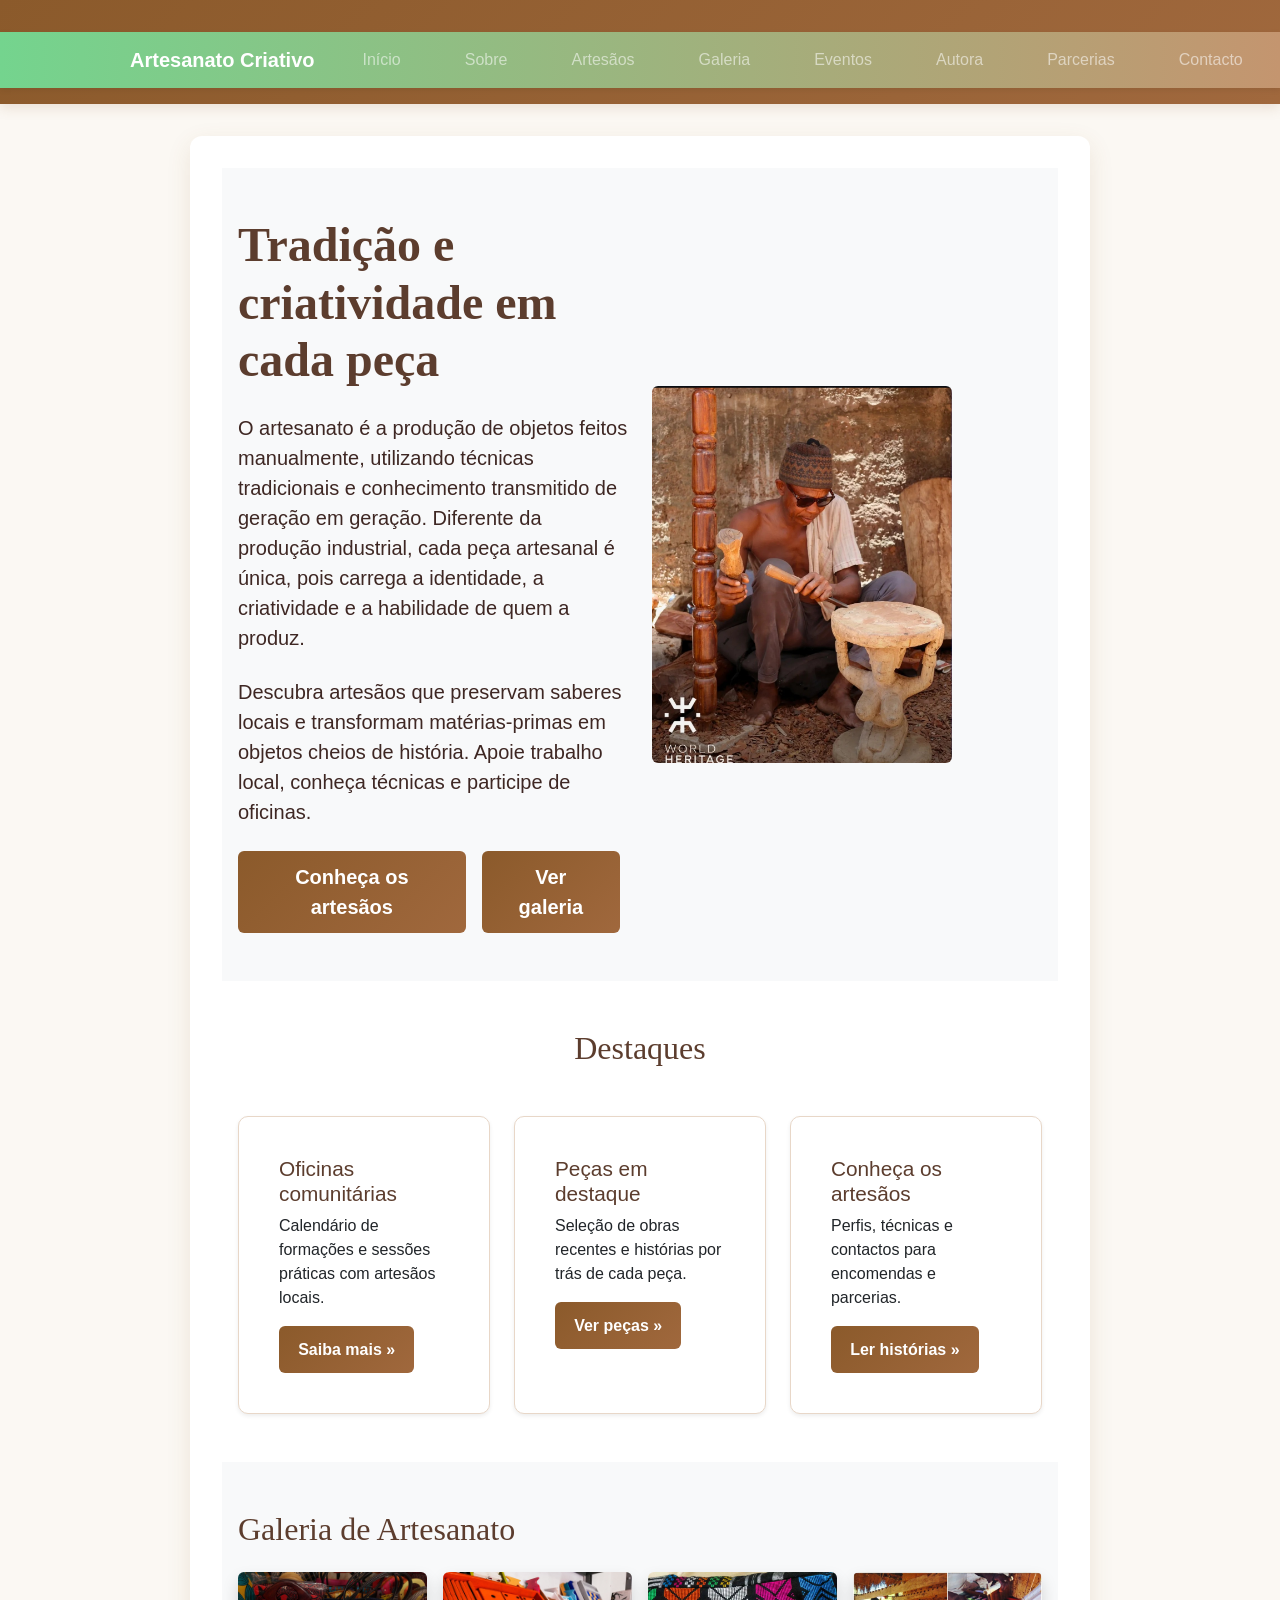
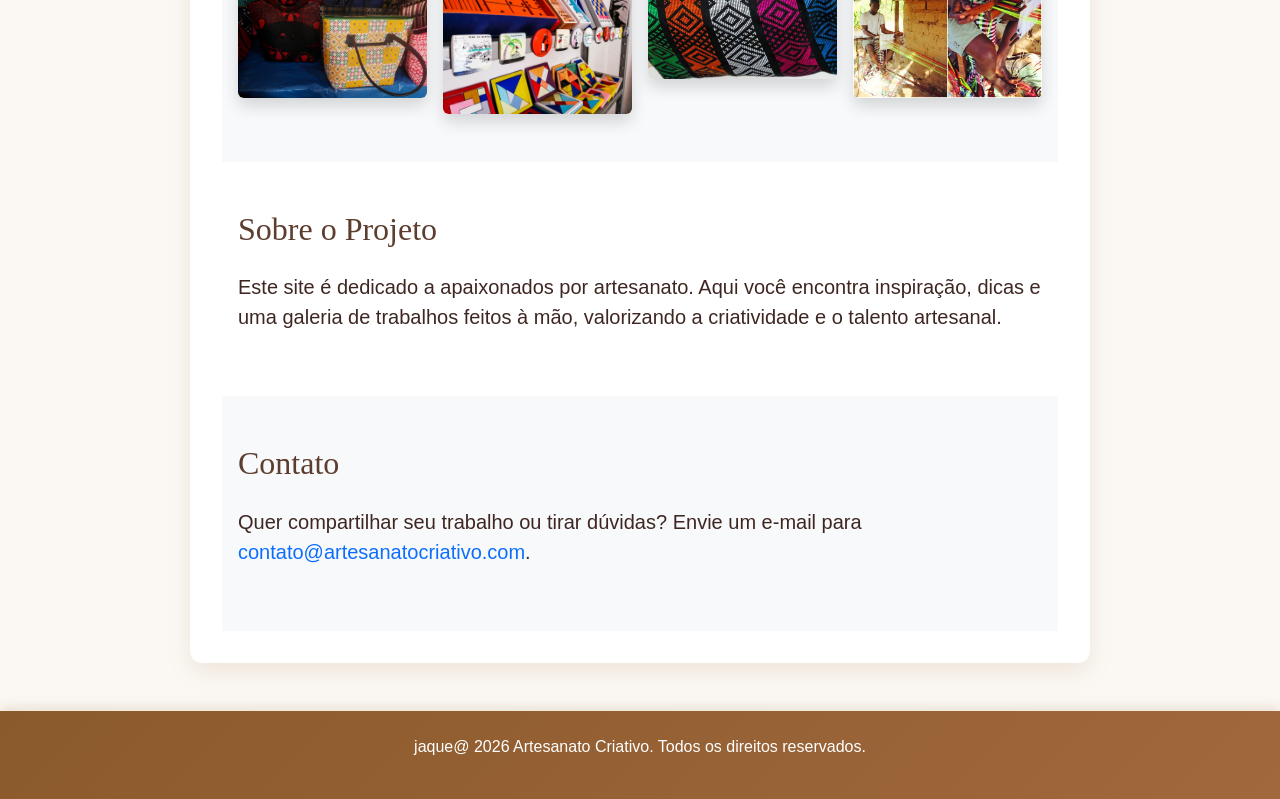
<file: index.html>
<!DOCTYPE html>
<html lang="pt-BR">
<head>
    <meta charset="UTF-8">
    <meta name="viewport" content="width=device-width, initial-scale=1.0">
    <title>Artesanato Criativo</title>
    <link href="https://cdn.jsdelivr.net/npm/bootstrap@5.3.0/dist/css/bootstrap.min.css" rel="stylesheet">
    <link rel="stylesheet" href="css/style.css">
</head>
<body>
    <header>
        <nav class="navbar navbar-expand-lg navbar-dark bg-dark">
            <div class="container">
                <a class="navbar-brand fw-bold" href="index.html">Artesanato Criativo</a>
                <button class="navbar-toggler" type="button" data-bs-toggle="collapse" data-bs-target="#navbarNav" aria-controls="navbarNav" aria-expanded="false" aria-label="Toggle navigation">
                    <span class="navbar-toggler-icon"></span>
                </button>
                <div class="collapse navbar-collapse" id="navbarNav">
                    <ul class="navbar-nav ms-auto">
                        <li class="nav-item"><a class="nav-link" href="index.html">Início</a></li>
                        <li class="nav-item"><a class="nav-link" href="about.html">Sobre</a></li>
                        <li class="nav-item"><a class="nav-link" href="artisans.html">Artesãos</a></li>
                        <li class="nav-item"><a class="nav-link" href="gallery.html">Galeria</a></li>
                        <li class="nav-item"><a class="nav-link" href="events.html">Eventos</a></li>
                        <li class="nav-item"><a class="nav-link" href="Jaqui.html">Autora</a></li>
                        <li class="nav-item"><a class="nav-link" href="partners.html">Parcerias</a></li>
                        <li class="nav-item"><a class="nav-link" href="contact.html">Contacto</a></li>
                         <li class="nav-item"><a class="nav-link"href="AUTORA.html">AUTORA</a></li>
                    </ul>
                </div>
            </div>
        </nav>
    </header>

    <main>
        <section class="py-5 bg-light">
            <div class="container">
                <div class="row align-items-center">
                    <div class="col-lg-6">

                        <h2 class="display-5 fw-bold mb-4">Tradição e criatividade em cada peça</h2>
                        <p class="lead mb-4">O artesanato é a produção de objetos feitos manualmente, utilizando técnicas tradicionais e conhecimento transmitido de geração em geração. Diferente da produção industrial, cada peça artesanal é única, pois carrega a identidade, a criatividade e a habilidade de quem a produz.</p>
                        <p class="lead mb-4">Descubra artesãos que preservam saberes locais e transformam matérias‑primas em objetos cheios de história. Apoie trabalho local, conheça técnicas e participe de oficinas.</p>
                        <div class="d-grid gap-2 d-sm-flex">
                            <a class="btn btn-primary btn-lg px-4" href="artisans.html">Conheça os artesãos</a>
                            <a class="btn btn-outline-secondary btn-lg px-4" href="gallery.html">Ver galeria</a>
                        </div>
                    </div>
                    <div class="col-lg-6">
                        <img src="img/obra artesão.jpg" alt="Artesã trabalhando com fibras naturais" class="img-fluid rounded" width="300px" height="300px">
                    </div>
                </div>
            </div>
        </section>

        <section class="py-5">
            <div class="container">
                <h2 class="text-center mb-5">Destaques</h2>
                <div class="row g-4">
                    <div class="col-md-4">
                        <div class="card h-100 shadow-sm">
                            <div class="card-body">
                                <h3 class="card-title">Oficinas comunitárias</h3>
                                <p class="card-text">Calendário de formações e sessões práticas com artesãos locais.</p>
                                <a href="events.html" class="btn btn-primary">Saiba mais »</a>
                            </div>
                        </div>
                    </div>
                    <div class="col-md-4">
                        <div class="card h-100 shadow-sm">
                            <div class="card-body">
                                <h3 class="card-title">Peças em destaque</h3>
                                <p class="card-text">Seleção de obras recentes e histórias por trás de cada peça.</p>
                                <a href="gallery.html" class="btn btn-primary">Ver peças »</a>
                            </div>
                        </div>
                    </div>
                    <div class="col-md-4">
                        <div class="card h-100 shadow-sm">
                            <div class="card-body">
                                <h3 class="card-title">Conheça os artesãos</h3>
                                <p class="card-text">Perfis, técnicas e contactos para encomendas e parcerias.</p>
                                <a href="artisans.html" class="btn btn-primary">Ler histórias »</a>
                            </div>
                        </div>
                    </div>
                </div>
            </div>
        </section>

        <section id="galeria" class="py-5 bg-light">
            <div class="container">
                <h2 class="mb-4">Galeria de Artesanato</h2>
                <div class="row g-3">
                    <div class="col-md-6 col-lg-3">
                        <img src="img/bolsas artesão 2.jpg" alt="Peça artesanal 1" class="img-fluid rounded shadow">
                    </div>
                    <div class="col-md-6 col-lg-3">
                        <img src="img/quadros artesana.jpg" alt="Peça artesanal 2" class="img-fluid rounded shadow">
                    </div>
                    <div class="col-md-6 col-lg-3">
                        <img src="img/pano-de-pente.webp" alt="Peça artesanal 3" class="img-fluid rounded shadow">
                    </div>
                    <div class="col-md-6 col-lg-3">
                        <img src="img/panu-di-pinti-guiné-bissau-1-1.jpg" alt="Peça artesanal 4" class="img-fluid rounded shadow">
                    </div>
                </div>
            </div>
        </section>

        <section id="sobre" class="py-5">
            <div class="container">
                <h2 class="mb-4">Sobre o Projeto</h2>
                <p class="lead">Este site é dedicado a apaixonados por artesanato. Aqui você encontra inspiração, dicas e uma galeria de trabalhos feitos à mão, valorizando a criatividade e o talento artesanal.</p>
            </div>
        </section>

        <section id="contato" class="py-5 bg-light">
            <div class="container">
                <h2 class="mb-4">Contato</h2>
                <p class="lead">Quer compartilhar seu trabalho ou tirar dúvidas? Envie um e-mail para <a href="mailto:contato@artesanatocriativo.com" class="text-decoration-none">contato@artesanatocriativo.com</a>.</p>
            </div>
        </section>
    </main>

    <footer class="bg-dark text-white text-center py-4 mt-5">
        <div class="container">
            <p>jaque@ 2026 Artesanato Criativo. Todos os direitos reservados.</p>
        </div>
    </footer>

    <script src="https://cdn.jsdelivr.net/npm/bootstrap@5.3.0/dist/js/bootstrap.bundle.min.js"></script>
</body>
</html>
</file>
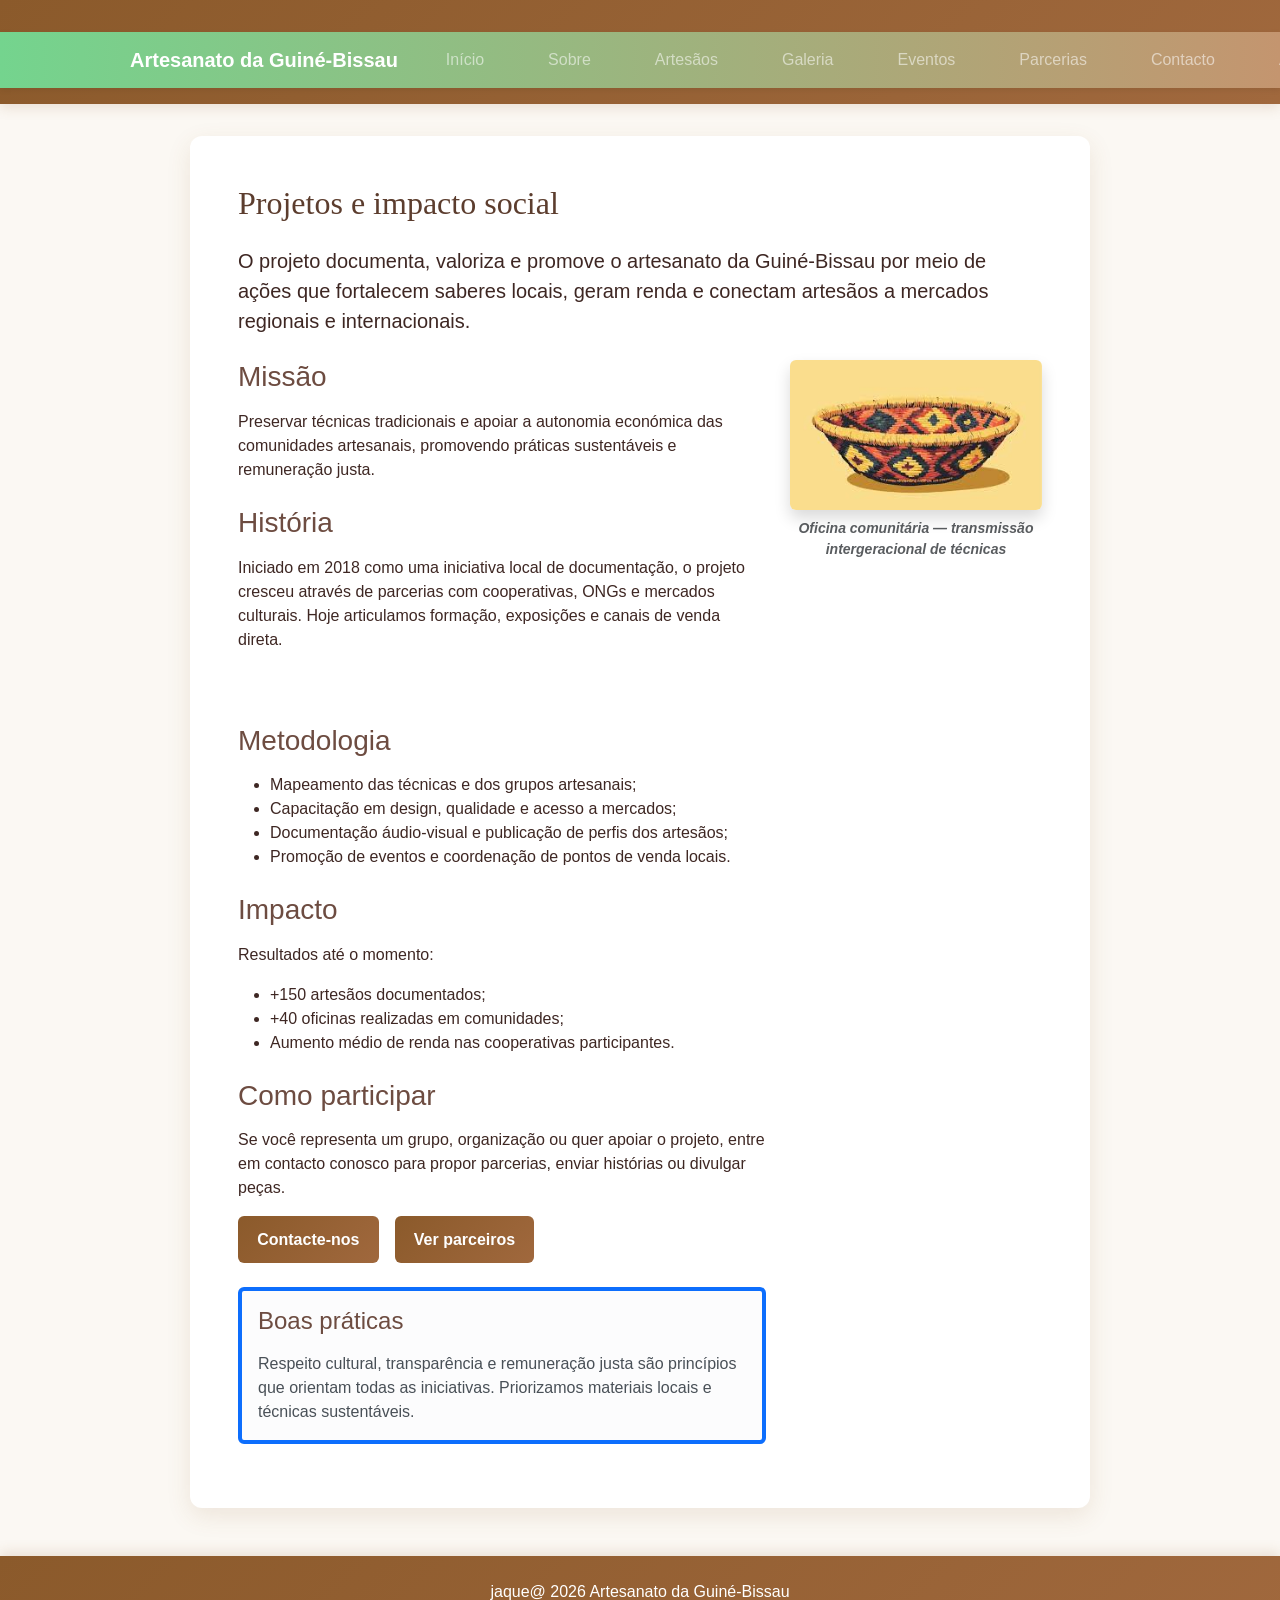
<file: about.html>
<!doctype html>
<html lang="pt-BR">
<head>
  <meta charset="utf-8" />
  <meta name="viewport" content="width=device-width,initial-scale=1" />
  <title>Sobre — Artesanato da Guiné-Bissau</title>
  <link href="https://cdn.jsdelivr.net/npm/bootstrap@5.3.0/dist/css/bootstrap.min.css" rel="stylesheet">
  <link rel="stylesheet" href="css/style.css" />
</head>
<body>
  <header>
    <nav class="navbar navbar-expand-lg navbar-dark bg-dark">
      <div class="container">
        <a class="navbar-brand fw-bold" href="index.html">Artesanato da Guiné-Bissau</a>
        <button class="navbar-toggler" type="button" data-bs-toggle="collapse" data-bs-target="#navbarNav" aria-controls="navbarNav" aria-expanded="false" aria-label="Toggle navigation">
          <span class="navbar-toggler-icon"></span>
        </button>
        <div class="collapse navbar-collapse" id="navbarNav">
          <ul class="navbar-nav ms-auto">
            <li class="nav-item"><a class="nav-link" href="index.html">Início</a></li>
            <li class="nav-item"><a class="nav-link" href="about.html">Sobre</a></li>
            <li class="nav-item"><a class="nav-link" href="artisans.html">Artesãos</a></li>
            <li class="nav-item"><a class="nav-link" href="gallery.html">Galeria</a></li>
            <li class="nav-item"><a class="nav-link" href="events.html">Eventos</a></li>
            <li class="nav-item"><a class="nav-link" href="partners.html">Parcerias</a></li>
            <li class="nav-item"><a class="nav-link" href="contact.html">Contacto</a></li>
             <li class="nav-item"><a class="nav-link"href="AUTORA.html">AUTORA</a></li>
          </ul>
        </div>
      </div>
    </nav>
  </header>

  <main class="py-5">
    <div class="container">
      <h2 class="mb-4">Projetos e impacto social</h2>
      <p class="lead mb-4">O projeto documenta, valoriza e promove o artesanato da Guiné-Bissau por meio de ações que fortalecem saberes locais, geram renda e conectam artesãos a mercados regionais e internacionais.</p>

      <section class="row mb-5">
        <div class="col-lg-8">
          <div class="mb-4">
            <h3 class="mb-3">Missão</h3>
            <p>Preservar técnicas tradicionais e apoiar a autonomia económica das comunidades artesanais, promovendo práticas sustentáveis e remuneração justa.</p>
          </div>

          <div class="mb-4">
            <h3 class="mb-3">História</h3>
            <p>Iniciado em 2018 como uma iniciativa local de documentação, o projeto cresceu através de parcerias com cooperativas, ONGs e mercados culturais. Hoje articulamos formação, exposições e canais de venda direta.</p>
          </div>
        </div>
        <div class="col-lg-4">
          <figure class="mb-4">
            <img src="img/imag3.jfif" alt="Artesã tecendo" class="img-fluid rounded shadow">
            <figcaption class="mt-2 text-muted small">Oficina comunitária — transmissão intergeracional de técnicas</figcaption>
          </figure>
        </div>
      </section>

      <div class="row">
        <div class="col-lg-8">
          <h3 class="mb-3">Metodologia</h3>
          <ul class="mb-4">
            <li>Mapeamento das técnicas e dos grupos artesanais;</li> 
            <li>Capacitação em design, qualidade e acesso a mercados;</li> 
            <li>Documentação áudio‑visual e publicação de perfis dos artesãos;</li>
            <li>Promoção de eventos e coordenação de pontos de venda locais.</li>
          </ul>

          <h3 class="mb-3">Impacto</h3>
          <p class="mb-3">Resultados até o momento:</p>
          <ul class="mb-4">
            <li>+150 artesãos documentados;</li>
            <li>+40 oficinas realizadas em comunidades;</li>
            <li>Aumento médio de renda nas cooperativas participantes.</li>
          </ul>

          <h3 class="mb-3">Como participar</h3>
          <p class="mb-3">Se você representa um grupo, organização ou quer apoiar o projeto, entre em contacto conosco para propor parcerias, enviar histórias ou divulgar peças.</p>
          <div class="d-flex gap-2 mb-4">
            <a class="btn btn-primary" href="contact.html">Contacte-nos</a>
            <a class="btn btn-outline-primary" href="partners.html">Ver parceiros</a>
          </div>

          <div class="alert alert-light border-start border-4 border-primary">
            <h4 class="mb-3">Boas práticas</h4>
            <p class="mb-0">Respeito cultural, transparência e remuneração justa são princípios que orientam todas as iniciativas. Priorizamos materiais locais e técnicas sustentáveis.</p>
          </div>
        </div>
      </div>
    </div>
  </main>

  <footer class="bg-dark text-white text-center py-4 mt-5">
    <div class="container">
      <p class="mb-0">jaque@ 2026 Artesanato da Guiné-Bissau</p>
    </div>
  </footer>

  <script src="https://cdn.jsdelivr.net/npm/bootstrap@5.3.0/dist/js/bootstrap.bundle.min.js"></script>
</body>
</html>
</file>
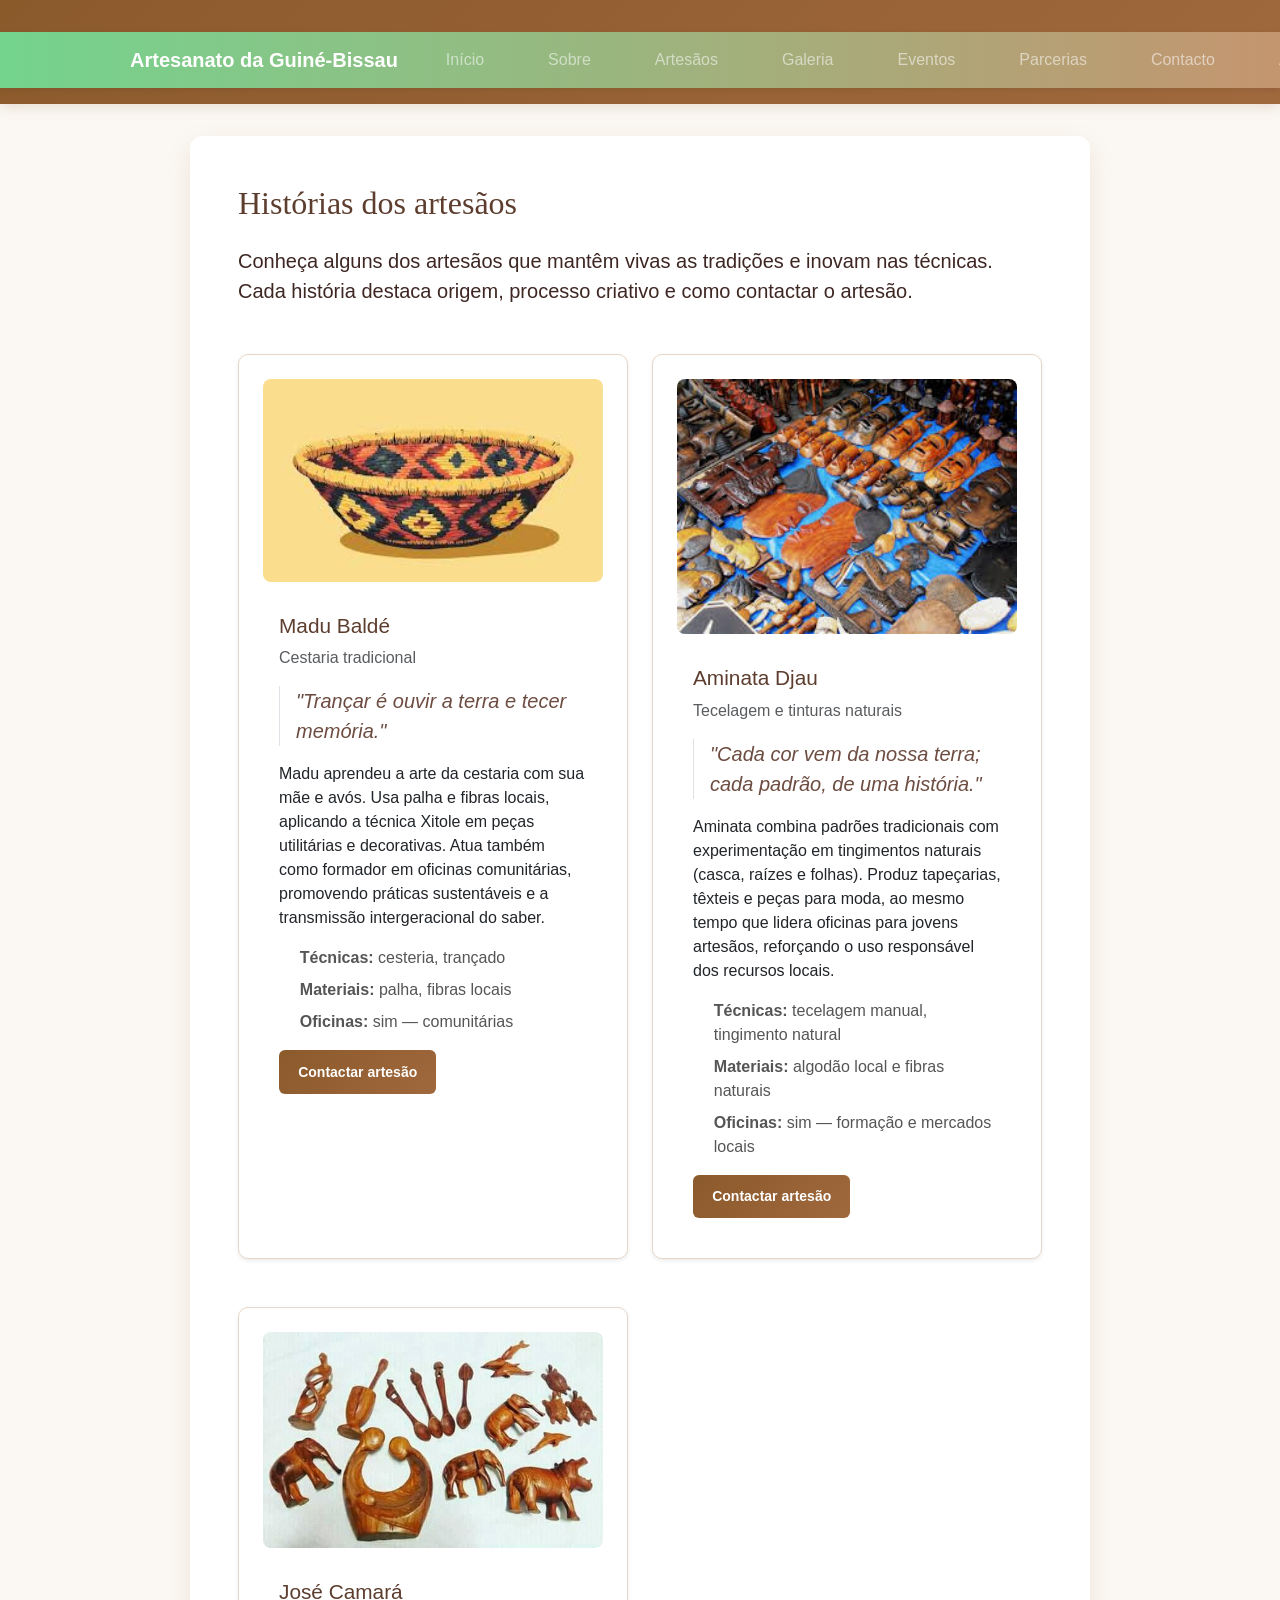
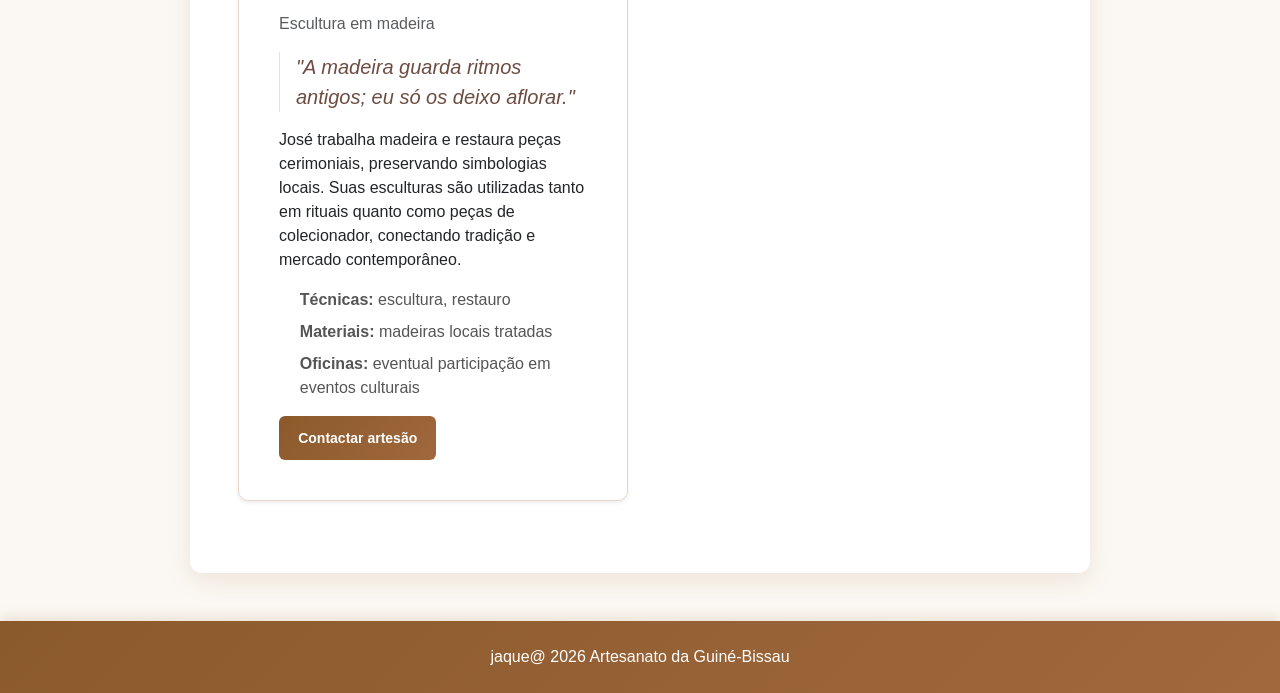
<file: artisans.html>
<!doctype html>
<html lang="pt-BR">
<head>
  <meta charset="utf-8" />
  <meta name="viewport" content="width=device-width,initial-scale=1" />
  <title>Artesanato da Guiné-Bissau</title>
  <link href="https://cdn.jsdelivr.net/npm/bootstrap@5.3.0/dist/css/bootstrap.min.css" rel="stylesheet">
  <link rel="stylesheet" href="css/style.css" />
</head>
<body>
  <header>
    <nav class="navbar navbar-expand-lg navbar-dark bg-dark">
      <div class="container">
        <a class="navbar-brand fw-bold" href="index.html">Artesanato da Guiné-Bissau</a>
        <button class="navbar-toggler" type="button" data-bs-toggle="collapse" data-bs-target="#navbarNav" aria-controls="navbarNav" aria-expanded="false" aria-label="Toggle navigation">
          <span class="navbar-toggler-icon"></span>
        </button>
        <div class="collapse navbar-collapse" id="navbarNav">
          <ul class="navbar-nav ms-auto">
            <li class="nav-item"><a class="nav-link" href="index.html">Início</a></li>
            <li class="nav-item"><a class="nav-link" href="about.html">Sobre</a></li>
            <li class="nav-item"><a class="nav-link" href="artisans.html">Artesãos</a></li>
            <li class="nav-item"><a class="nav-link" href="gallery.html">Galeria</a></li>
            <li class="nav-item"><a class="nav-link" href="events.html">Eventos</a></li>
            <li class="nav-item"><a class="nav-link" href="partners.html">Parcerias</a></li>
            <li class="nav-item"><a class="nav-link" href="contact.html">Contacto</a></li>
             <li class="nav-item"><a class="nav-link"href="AUTORA.html">AUTORA</a></li>
          </ul>
        </div>
      </div>
    </nav>
  </header>

  <main class="py-5">
    <div class="container">
      <h2 class="mb-4">Histórias dos artesãos    </h2>
      
      <p class="lead mb-5">Conheça alguns dos artesãos que mantêm vivas as tradições e inovam nas técnicas. Cada história destaca origem, processo criativo e como contactar o artesão.</p>
      
      <div class="row g-4">
        <!-- Madu Baldé -->
        <div class="col-lg-6 mb-4">
          <div class="card shadow-sm h-100">
            <img src="img/imag3.jfif" class="card-img-top" alt="Madu Baldé trabalhando cestos tradicionais">
            <div class="card-body">
              <h3 class="card-title">Madu Baldé</h3>
              <p class="text-muted mb-3">Cestaria tradicional</p>
              <blockquote class="blockquote mb-3 ps-3 border-start"><p class="mb-0">"Trançar é ouvir a terra e tecer memória."</p></blockquote>
              <p>Madu aprendeu a arte da cestaria com sua mãe e avós. Usa palha e fibras locais, aplicando a técnica Xitole em peças utilitárias e decorativas. Atua também como formador em oficinas comunitárias, promovendo práticas sustentáveis e a transmissão intergeracional do saber.</p>
              <ul class="list-unstyled mb-3">
                <li class="mb-2"><strong>Técnicas:</strong> cesteria, trançado</li>
                <li class="mb-2"><strong>Materiais:</strong> palha, fibras locais</li>
                <li><strong>Oficinas:</strong> sim — comunitárias</li>
              </ul>
              <a class="btn btn-primary btn-sm" href="contact.html?artesao=madu">Contactar artesão</a>
            </div>
          </div>
        </div>

        <!-- Aminata Djau -->
        <div class="col-lg-6 mb-4">
          <div class="card shadow-sm h-100">
            <img src="img/imag4.jfif" class="card-img-top" alt="Aminata Djau a tecer com fios tingidos naturalmente">
            <div class="card-body">
              <h3 class="card-title">Aminata Djau</h3>
              <p class="text-muted mb-3">Tecelagem e tinturas naturais</p>
              <blockquote class="blockquote mb-3 ps-3 border-start"><p class="mb-0">"Cada cor vem da nossa terra; cada padrão, de uma história."</p></blockquote>
              <p>Aminata combina padrões tradicionais com experimentação em tingimentos naturais (casca, raízes e folhas). Produz tapeçarias, têxteis e peças para moda, ao mesmo tempo que lidera oficinas para jovens artesãos, reforçando o uso responsável dos recursos locais.</p>
              <ul class="list-unstyled mb-3">
                <li class="mb-2"><strong>Técnicas:</strong> tecelagem manual, tingimento natural</li>
                <li class="mb-2"><strong>Materiais:</strong> algodão local e fibras naturais</li>
                <li><strong>Oficinas:</strong> sim — formação e mercados locais</li>
              </ul>
              <a class="btn btn-primary btn-sm" href="contact.html?artesao=aminata">Contactar artesão</a>
            </div>
          </div>
        </div>

        <!-- José Camará -->
        <div class="col-lg-6 mb-4">
          <div class="card shadow-sm h-100">
            <img src="img/imag2.jpg" class="card-img-top" alt="José Camará esculpindo madeira">
            <div class="card-body">
              <h3 class="card-title">José Camará</h3>
              <p class="text-muted mb-3">Escultura em madeira</p>
              <blockquote class="blockquote mb-3 ps-3 border-start"><p class="mb-0">"A madeira guarda ritmos antigos; eu só os deixo aflorar."</p></blockquote>
              <p>José trabalha madeira e restaura peças cerimoniais, preservando simbologias locais. Suas esculturas são utilizadas tanto em rituais quanto como peças de colecionador, conectando tradição e mercado contemporâneo.</p>
              <ul class="list-unstyled mb-3">
                <li class="mb-2"><strong>Técnicas:</strong> escultura, restauro</li>
                <li class="mb-2"><strong>Materiais:</strong> madeiras locais tratadas</li>
                <li><strong>Oficinas:</strong> eventual participação em eventos culturais</li>
              </ul>
              <a class="btn btn-primary btn-sm" href="contact.html?artesao=jose">Contactar artesão</a>
            </div>
          </div>
        </div>
      </div>
    </div>
  </main>
      


      

  <footer class="bg-dark text-white text-center py-4 mt-5">
    <div class="container">
      <p class="mb-0">jaque@ 2026 Artesanato da Guiné-Bissau</p>
    </div>
  </footer>

  <script src="https://cdn.jsdelivr.net/npm/bootstrap@5.3.0/dist/js/bootstrap.bundle.min.js"></script>
</body>
</html>
</file>
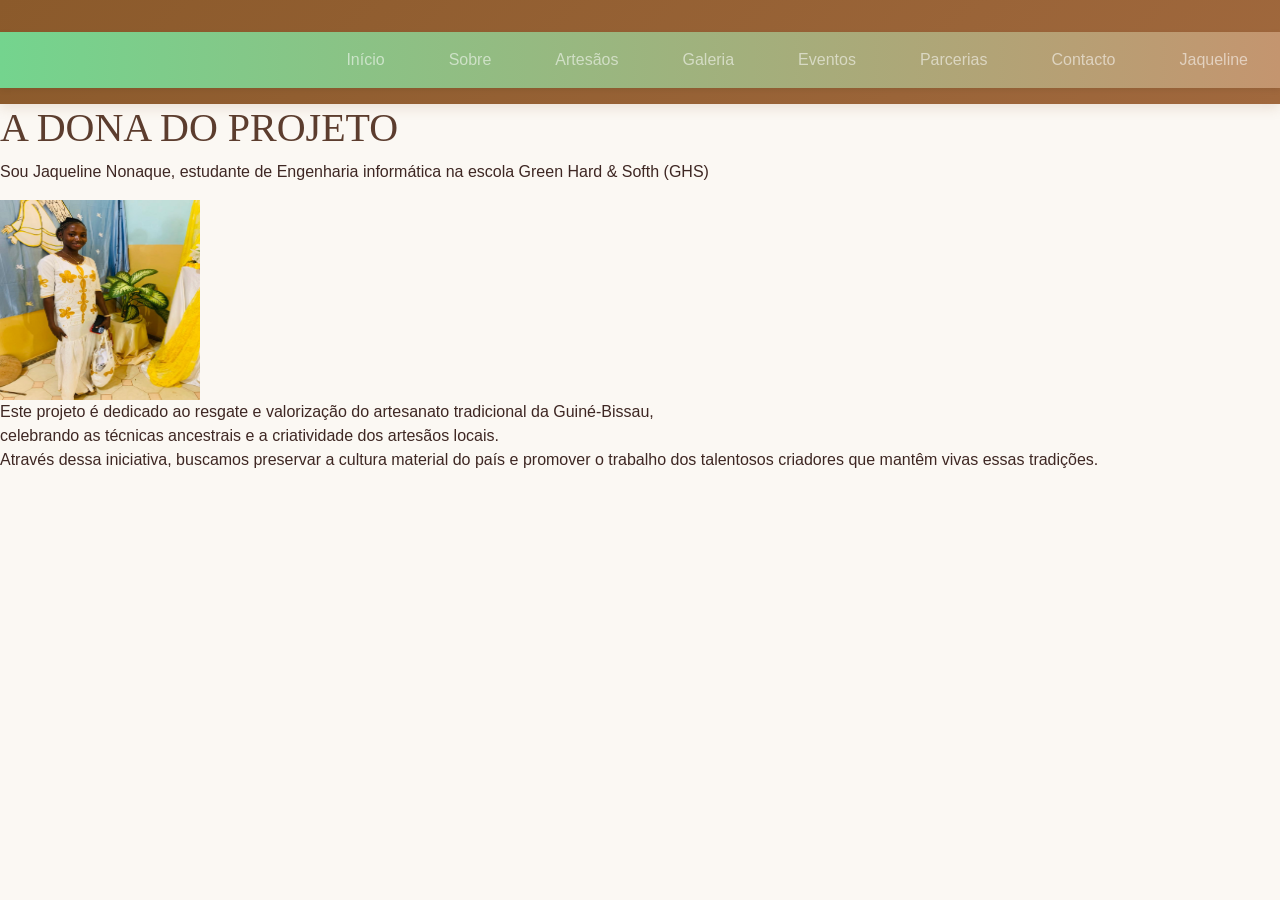
<file: AUTORA.html>
<!DOCTYPE html>
<html lang="en">
<head>
    <meta charset="UTF-8">
    <meta name="viewport" content="width=device-width, initial-scale=1.0">
    <title>AUTORA DO PROJETO</title>
    <link href="https://cdn.jsdelivr.net/npm/bootstrap@5.3.0/dist/css/bootstrap.min.css" rel="stylesheet">
  <link rel="stylesheet" href="css/style.css" />
</head>
<body>
    <header>
        <nav class="navbar navbar-expand-lg navbar-dark bg-dark">
             <ul class="navbar-nav ms-auto">
            <li class="nav-item"><a class="nav-link" href="index.html">Início</a></li>
            <li class="nav-item"><a class="nav-link" href="about.html">Sobre</a></li>
            <li class="nav-item"><a class="nav-link" href="artisans.html">Artesãos</a></li>
            <li class="nav-item"><a class="nav-link" href="gallery.html">Galeria</a></li>
            <li class="nav-item"><a class="nav-link" href="events.html">Eventos</a></li>
            <li class="nav-item"><a class="nav-link" href="partners.html">Parcerias</a></li>
            <li class="nav-item"><a class="nav-link" href="contact.html">Contacto</a></li>
             <li class="nav-item"><a class="nav-link"href="AUTORA.html">Jaqueline</a></li>
          </ul>

        </nav>
    </header>
    <h1>A DONA DO PROJETO </h1>
    <p>Sou Jaqueline Nonaque, estudante de Engenharia informática na escola Green Hard & Softh (GHS)</p>
    <img src="img/dona jaque.jpg" alt="Dona Jaqueline" width="200px" height="200px">
    <p>Este projeto é dedicado ao resgate e valorização do artesanato tradicional da Guiné-Bissau, 
        <br>celebrando as técnicas ancestrais e a criatividade dos artesãos locais. 
        <br>Através dessa iniciativa, buscamos preservar a cultura material do país e promover o trabalho dos talentosos criadores que mantêm vivas essas tradições.</p>
    
</body>
</html>
</file>
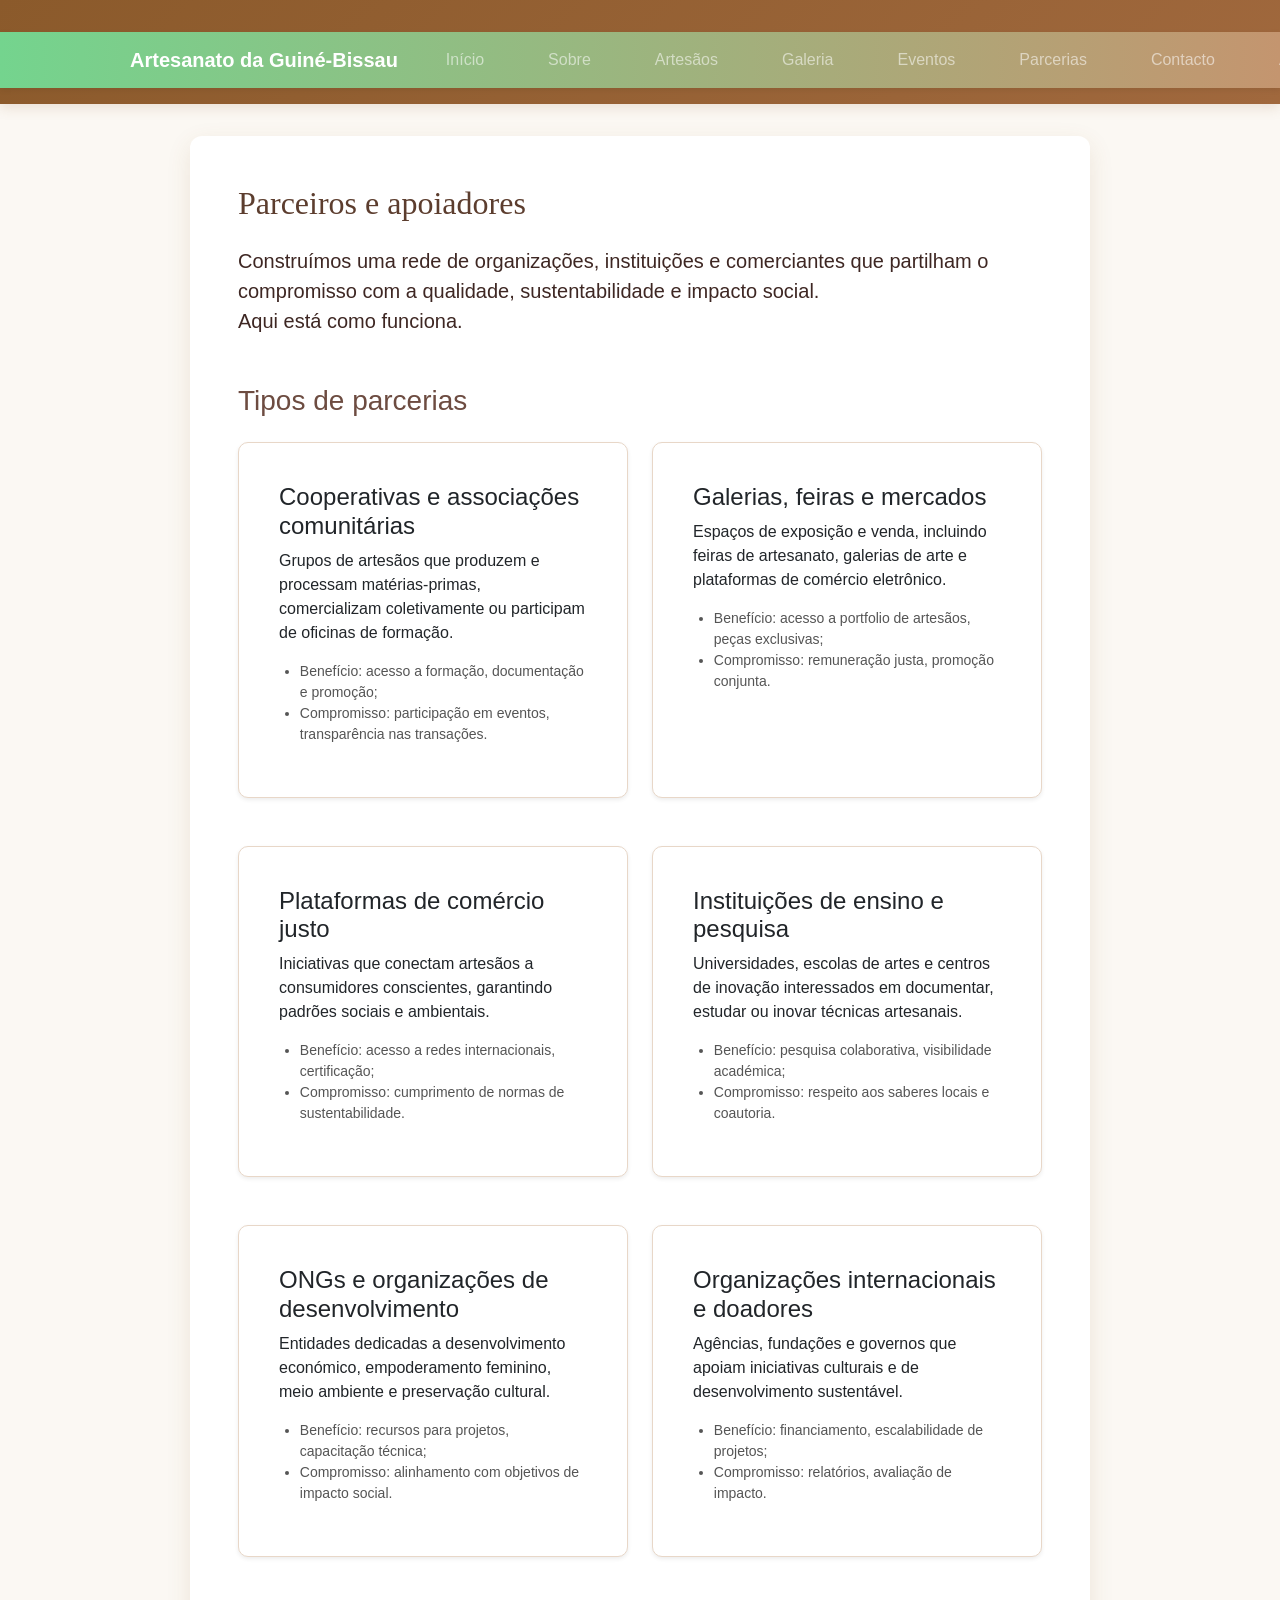
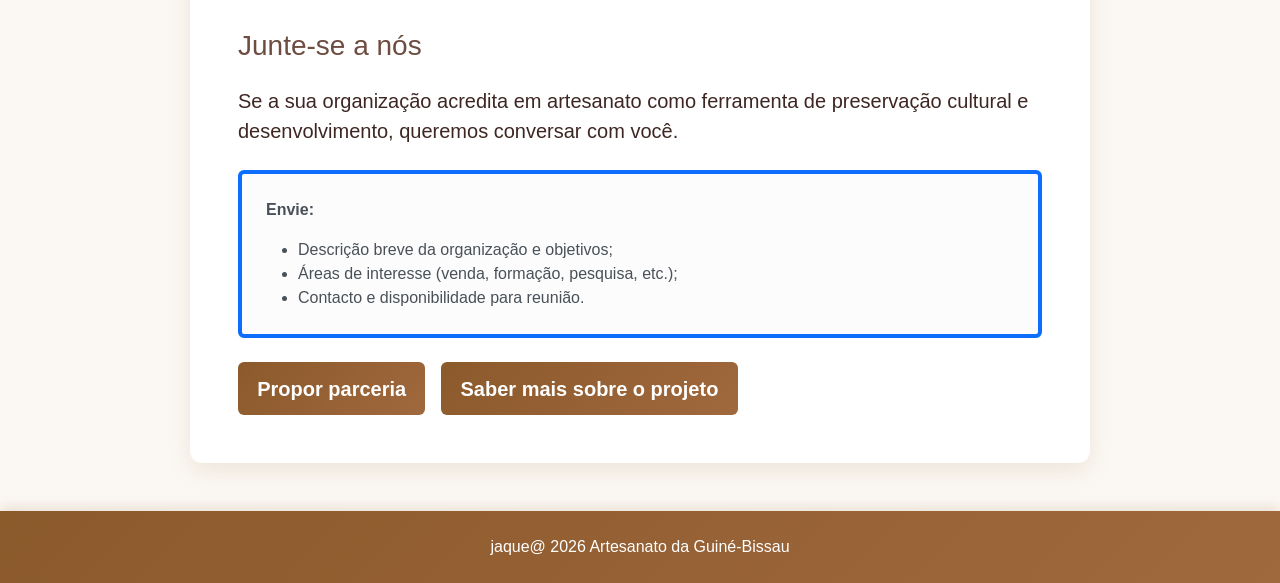
<file: partners.html>
<!doctype html>
<html lang="pt-BR">
<head>
  <meta charset="utf-8" />
  <meta name="viewport" content="width=device-width,initial-scale=1" />
  <title>Parcerias — Artesanato da Guiné-Bissau</title>
  <link href="https://cdn.jsdelivr.net/npm/bootstrap@5.3.0/dist/css/bootstrap.min.css" rel="stylesheet">
  <link rel="stylesheet" href="css/style.css" />
</head>
<body>
  <header>
    <nav class="navbar navbar-expand-lg navbar-dark bg-dark">
      <div class="container">
        <a class="navbar-brand fw-bold" href="index.html"> Artesanato da Guiné-Bissau</a>
        <button class="navbar-toggler" type="button" data-bs-toggle="collapse" data-bs-target="#navbarNav" aria-controls="navbarNav" aria-expanded="false" aria-label="Toggle navigation">
          <span class="navbar-toggler-icon"></span>
        </button>
        <div class="collapse navbar-collapse" id="navbarNav">
          <ul class="navbar-nav ms-auto">
            <li class="nav-item"><a class="nav-link" href="index.html">Início</a></li>
            <li class="nav-item"><a class="nav-link" href="about.html">Sobre</a></li>
            <li class="nav-item"><a class="nav-link" href="artisans.html">Artesãos</a></li>
            <li class="nav-item"><a class="nav-link" href="gallery.html">Galeria</a></li>
            <li class="nav-item"><a class="nav-link" href="events.html">Eventos</a></li>
            <li class="nav-item"><a class="nav-link" href="partners.html">Parcerias</a></li>
            <li class="nav-item"><a class="nav-link" href="contact.html">Contacto</a></li>
            <li class="nav-item"><a class="nav-link"href="AUTORA.html">AUTORA</a></li>
          </ul>
        </div>
      </div>
    </nav>
  </header>

  <main class="py-5">
    <div class="container">
      <h2 class="mb-4">Parceiros e apoiadores</h2>

      <p class="lead mb-5">Construímos uma rede de organizações, instituições e comerciantes que partilham o compromisso com a qualidade, sustentabilidade e impacto social. <br>Aqui está como funciona.</p>

      <section class="mb-5">
        <h3 class="mb-4">Tipos de parcerias</h3>
        
        <div class="row g-4">
          <div class="col-lg-6 mb-4">
            <div class="card shadow-sm h-100">
              <div class="card-body">
                <h4 class="card-title">Cooperativas e associações comunitárias</h4>
                <p class="card-text">Grupos de artesãos que produzem e processam matérias-primas, comercializam coletivamente ou participam de oficinas de formação.</p>
                <ul class="small">
                  <li>Benefício: acesso a formação, documentação e promoção;</li>
                  <li>Compromisso: participação em eventos, transparência nas transações.</li>
                </ul>
              </div>
            </div>
          </div>

          <div class="col-lg-6 mb-4">
            <div class="card shadow-sm h-100">
              <div class="card-body">
                <h4 class="card-title">Galerias, feiras e mercados</h4>
                <p class="card-text">Espaços de exposição e venda, incluindo feiras de artesanato, galerias de arte e plataformas de comércio eletrônico.</p>
                <ul class="small">
                  <li>Benefício: acesso a portfolio de artesãos, peças exclusivas;</li>
                  <li>Compromisso: remuneração justa, promoção conjunta.</li>
                </ul>
              </div>
            </div>
          </div>

          <div class="col-lg-6 mb-4">
            <div class="card shadow-sm h-100">
              <div class="card-body">
                <h4 class="card-title">Plataformas de comércio justo</h4>
                <p class="card-text">Iniciativas que conectam artesãos a consumidores conscientes, garantindo padrões sociais e ambientais.</p>
                <ul class="small">
                  <li>Benefício: acesso a redes internacionais, certificação;</li>
                  <li>Compromisso: cumprimento de normas de sustentabilidade.</li>
                </ul>
              </div>
            </div>
          </div>

          <div class="col-lg-6 mb-4">
            <div class="card shadow-sm h-100">
              <div class="card-body">
                <h4 class="card-title">Instituições de ensino e pesquisa</h4>
                <p class="card-text">Universidades, escolas de artes e centros de inovação interessados em documentar, estudar ou inovar técnicas artesanais.</p>
                <ul class="small">
                  <li>Benefício: pesquisa colaborativa, visibilidade académica;</li>
                  <li>Compromisso: respeito aos saberes locais e coautoria.</li>
                </ul>
              </div>
            </div>
          </div>

          <div class="col-lg-6 mb-4">
            <div class="card shadow-sm h-100">
              <div class="card-body">
                <h4 class="card-title">ONGs e organizações de desenvolvimento</h4>
                <p class="card-text">Entidades dedicadas a desenvolvimento económico, empoderamento feminino, meio ambiente e preservação cultural.</p>
                <ul class="small">
                  <li>Benefício: recursos para projetos, capacitação técnica;</li>
                  <li>Compromisso: alinhamento com objetivos de impacto social.</li>
                </ul>
              </div>
            </div>
          </div>

          <div class="col-lg-6 mb-4">
            <div class="card shadow-sm h-100">
              <div class="card-body">
                <h4 class="card-title">Organizações internacionais e doadores</h4>
                <p class="card-text">Agências, fundações e governos que apoiam iniciativas culturais e de desenvolvimento sustentável.</p>
                <ul class="small">
                  <li>Benefício: financiamento, escalabilidade de projetos;</li>
                  <li>Compromisso: relatórios, avaliação de impacto.</li>
                </ul>
              </div>
            </div>
          </div>
        </div>
      </section>

      <section>
        <h3 class="mb-4">Junte-se a nós</h3>
        <p class="lead mb-4">Se a sua organização acredita em artesanato como ferramenta de preservação cultural e desenvolvimento, queremos conversar com você.</p>
        
        <div class="alert alert-light border-start border-4 border-primary p-4 mb-4">
          <p class="mb-3"><strong>Envie:</strong></p>
          <ul class="mb-0">
            <li>Descrição breve da organização e objetivos;</li>
            <li>Áreas de interesse (venda, formação, pesquisa, etc.);</li>
            <li>Contacto e disponibilidade para reunião.</li>
          </ul>
        </div>

        <div class="d-flex gap-2">
          <a class="btn btn-primary btn-lg" href="contact.html?assunto=parceria">Propor parceria</a>
          <a class="btn btn-outline-primary btn-lg" href="about.html">Saber mais sobre o projeto</a>
        </div>
      </section>
    </div>
  </main>

  <footer class="bg-dark text-white text-center py-4 mt-5">
    <div class="container">
      <p class="mb-0">jaque@ 2026 Artesanato da Guiné-Bissau</p>
    </div>
  </footer>

  <script src="https://cdn.jsdelivr.net/npm/bootstrap@5.3.0/dist/js/bootstrap.bundle.min.js"></script>
</body>
</html>
</file>
<file: css/style.css>
body {
    font-family: 'Segoe UI', Tahoma, Geneva, Verdana, sans-serif;
    background: #FBF8F3;
    margin: 0;
    padding: 0;
    color: #3E2723;
}

header {
    background: linear-gradient(135deg, #8B5A2B 0%, #A0683D 100%);
    color: #fff;
    padding: 2rem 0 1rem 0;
    text-align: center;
    box-shadow: 0 4px 12px rgba(139, 90, 43, 0.15);
}

nav {
    background: linear-gradient(to right, #74d48e, #C4956F);
    padding: 1rem 0;
    text-align: center;
    box-shadow: 0 2px 6px rgba(0,0,0,0.08);
}

nav a {
    color: #3E2723;
    text-decoration: none;
    margin: 0 1.5rem;
    font-weight: 600;
    font-size: 1rem;
    transition: color 0.3s ease;
}

nav a:hover {
    color: #C85A54;
}

main {
    max-width: 900px;
    margin: 2rem auto;
    background: #FFF;
    border-radius: 12px;
    box-shadow: 0 8px 24px rgba(139, 90, 43, 0.12);
    padding: 2rem;
}

h1, h2 {
    font-family: 'Brush Script MT', cursive;
    color: #5C3D2E;
}

h3, h4 {
    color: #6D4C41;
}

.gallery {
    display: flex;
    flex-wrap: wrap;
    gap: 1.5rem;
    justify-content: center;
    margin-top: 2rem;
}

.gallery img {
    width: 180px;
    height: 120px;
    object-fit: cover;
    border-radius: 10px;
    box-shadow: 0 4px 12px rgba(139, 90, 43, 0.15);
    transition: all 0.3s ease;
}

.gallery img:hover {
    transform: scale(1.08);
    box-shadow: 0 8px 20px rgba(139, 90, 43, 0.25);
}
footer {
    background: linear-gradient(135deg, #8B5A2B 0%, #A0683D 100%);
    color: #fff;
    text-align: center;
    padding: 2rem 0;
    margin-top: 3rem;
    font-size: 1rem;
    box-shadow: 0 -4px 12px rgba(139, 90, 43, 0.15);
}

ul li a:hover{
    color: #C85A54;
    background-color: transparent;
}

/* Layout container usado nas páginas */
.container {
    max-width: 1100px;
    margin: 0 auto;
    padding: 0 1rem;
}

/* Hero (seção inicial) */
.hero {
    display: flex;
    gap: 2.5rem;
    align-items: center;
    padding: 2.5rem 0;
}
.hero-content h2 {
    margin: 0 0 0.75rem 0;
    font-size: 2.2rem;
    color: #5C3D2E;
}
.hero-content p {
    margin: 0.75rem 0 1.5rem 0;
    color: #6D4C41;
    line-height: 1.6;
    font-size: 1.05rem;
}
.hero-figure img {
    width: 420px;
    max-width: 40vw;
    height: auto;
    border-radius: 12px;
    box-shadow: 0 8px 24px rgba(139, 90, 43, 0.2);
    transition: transform 0.3s ease;
}
.hero-figure img:hover {
    transform: scale(1.02);
}

/* Botões */
.btn {
    display: inline-block;
    background: linear-gradient(135deg, #8B5A2B, #A0683D);
    color: #fff;
    padding: 0.7rem 1.2rem;
    border-radius: 6px;
    text-decoration: none;
    margin-right: 0.5rem;
    font-weight: 600;
    transition: all 0.3s ease;
    border: none;
    cursor: pointer;
}
.btn:hover { 
    transform: translateY(-2px);
    box-shadow: 0 6px 16px rgba(139, 90, 43, 0.25);
}
.btn-secondary {
    display: inline-block;
    background: transparent;
    color: #8B5A2B;
    border: 2.5px solid #8B5A2B;
    padding: 0.6rem 1.1rem;
    border-radius: 6px;
    text-decoration: none;
    font-weight: 600;
    transition: all 0.3s ease;
}
.btn-secondary:hover { 
    background: #8B5A2B;
    color: #fff;
}

/* Destaques / cards */
.highlights .cards,
.cards {
    display: flex;
    gap: 1.5rem;
    flex-wrap: wrap;
}
.card {
    background: #FFF;
    border: 1.5px solid #E8D7C8;
    padding: 1.5rem;
    border-radius: 10px;
    flex: 1 1 280px;
    box-shadow: 0 4px 12px rgba(139, 90, 43, 0.08);
    transition: all 0.3s ease;
}
.card:hover {
    transform: translateY(-4px);
    box-shadow: 0 8px 20px rgba(139, 90, 43, 0.15);
    border-color: #C85A54;
}
.card h3 { 
    margin-top: 0; 
    color: #5C3D2E;
    font-size: 1.3rem;
}
.card img { 
    width: 100%; 
    height: auto; 
    border-radius: 8px; 
    display: block;
    margin-bottom: 1rem;
}
.card .role { 
    font-weight: 700; 
    color: #C85A54;
    margin: 0.5rem 0;
    text-transform: uppercase;
    font-size: 0.85rem;
    letter-spacing: 1px;
}
.card blockquote { 
    font-style: italic; 
    margin: 1rem 0; 
    color: #6D4C41;
    padding-left: 1rem;
    border-left: 3px solid #D4A574;
}
.card ul { 
    padding-left: 1.3rem; 
    margin: 0.75rem 0;
    color: #555;
}

/* Seção Sobre */
.about-grid {
    display: grid;
    grid-template-columns: 1fr 1fr;
    gap: 2.5rem;
    align-items: center;
    margin: 2rem 0;
}
.about-grid div { 
    flex: 1;
}
.about-grid h3, .about-grid h4 {
    color: #5C3D2E;
}
figure { 
    margin: 0;
}
figure figcaption {
    font-size: 0.9rem;
    color: #6D4C41;
    text-align: center;
    margin-top: 0.75rem;
    font-style: italic;
    font-weight: 600;
}

/* Seção Eventos */
.events-grid {
    display: grid;
    grid-template-columns: repeat(auto-fit, minmax(300px, 1fr));
    gap: 1.5rem;
    margin: 2rem 0;
}
.event-card {
    background: linear-gradient(135deg, #FFF9F5, #FBF8F3);
    border: 1.5px solid #E8D7C8;
    padding: 1.5rem;
    border-radius: 10px;
    box-shadow: 0 4px 12px rgba(139, 90, 43, 0.08);
    transition: all 0.3s ease;
    border-left: 5px solid #C85A54;
}
.event-card:hover {
    transform: translateY(-4px);
    box-shadow: 0 8px 20px rgba(139, 90, 43, 0.15);
}
.event-card h3 { 
    margin-top: 0; 
    color: #5C3D2E;
    font-size: 1.15rem;
}
.event-date {
    font-weight: 700;
    color: #C85A54;
    margin: 0.75rem 0;
    font-size: 1rem;
}
.event-location {
    color: #7a5236;
    margin: 0.75rem 0;
    font-weight: 600;
}
.event-card ul { 
    padding-left: 1.3rem; 
    margin: 1rem 0;
    color: #555;
}
.event-card ul li { 
    margin: 0.35rem 0;
}

/* Seção Galeria */
.gallery-category {
    margin: 2.5rem 0;
    padding: 2rem;
    background: linear-gradient(135deg, #FFF9F5, #FBF8F3);
    border-left: 5px solid #C85A54;
    border-radius: 10px;
    box-shadow: 0 4px 12px rgba(139, 90, 43, 0.08);
}
.gallery-category h4 {
    margin-top: 0;
    color: #5C3D2E;
    font-size: 1.3rem;
}
.gallery-grid {
    display: grid;
    grid-template-columns: repeat(auto-fit, minmax(200px, 1fr));
    gap: 1.5rem;
    margin: 1.5rem 0;
}
.gallery-item {
    position: relative;
    cursor: pointer;
    border: none;
    padding: 0;
    background: none;
    transition: all 0.3s ease;
}
.gallery-item img {
    width: 100%;
    height: 220px;
    object-fit: cover;
    border-radius: 10px;
    box-shadow: 0 4px 12px rgba(139, 90, 43, 0.15);
    transition: transform 0.3s, box-shadow 0.3s;
}
.gallery-item:hover img {
    transform: scale(1.08);
    box-shadow: 0 8px 20px rgba(200, 90, 84, 0.25);
}
.gallery-item figcaption {
    font-size: 0.9rem;
    color: #6D4C41;
    margin-top: 0.75rem;
    text-align: center;
    font-weight: 600;
}
.gallery-info {
    background: linear-gradient(135deg, #FFF9F5, #FBF8F3);
    padding: 2rem;
    border-radius: 10px;
    margin-top: 2rem;
    border: 1.5px solid #E8D7C8;
}
.gallery-info h3 { 
    margin-top: 0;
    color: #5C3D2E;
}

/* Responsividade */
@media (max-width: 800px) {
    .hero { 
        flex-direction: column-reverse; 
        text-align: center;
        gap: 1.5rem;
    }
    .hero-content h2 {
        font-size: 1.6rem;
    }
    .hero-figure img { 
        max-width: 90%; 
    }
    .cards { 
        flex-direction: column; 
    }
    .about-grid { 
        grid-template-columns: 1fr; 
    }
    .events-grid { 
        grid-template-columns: 1fr; 
    }
    nav a {
        margin: 0 1rem;
        font-size: 0.95rem;
    }
}
</file>
